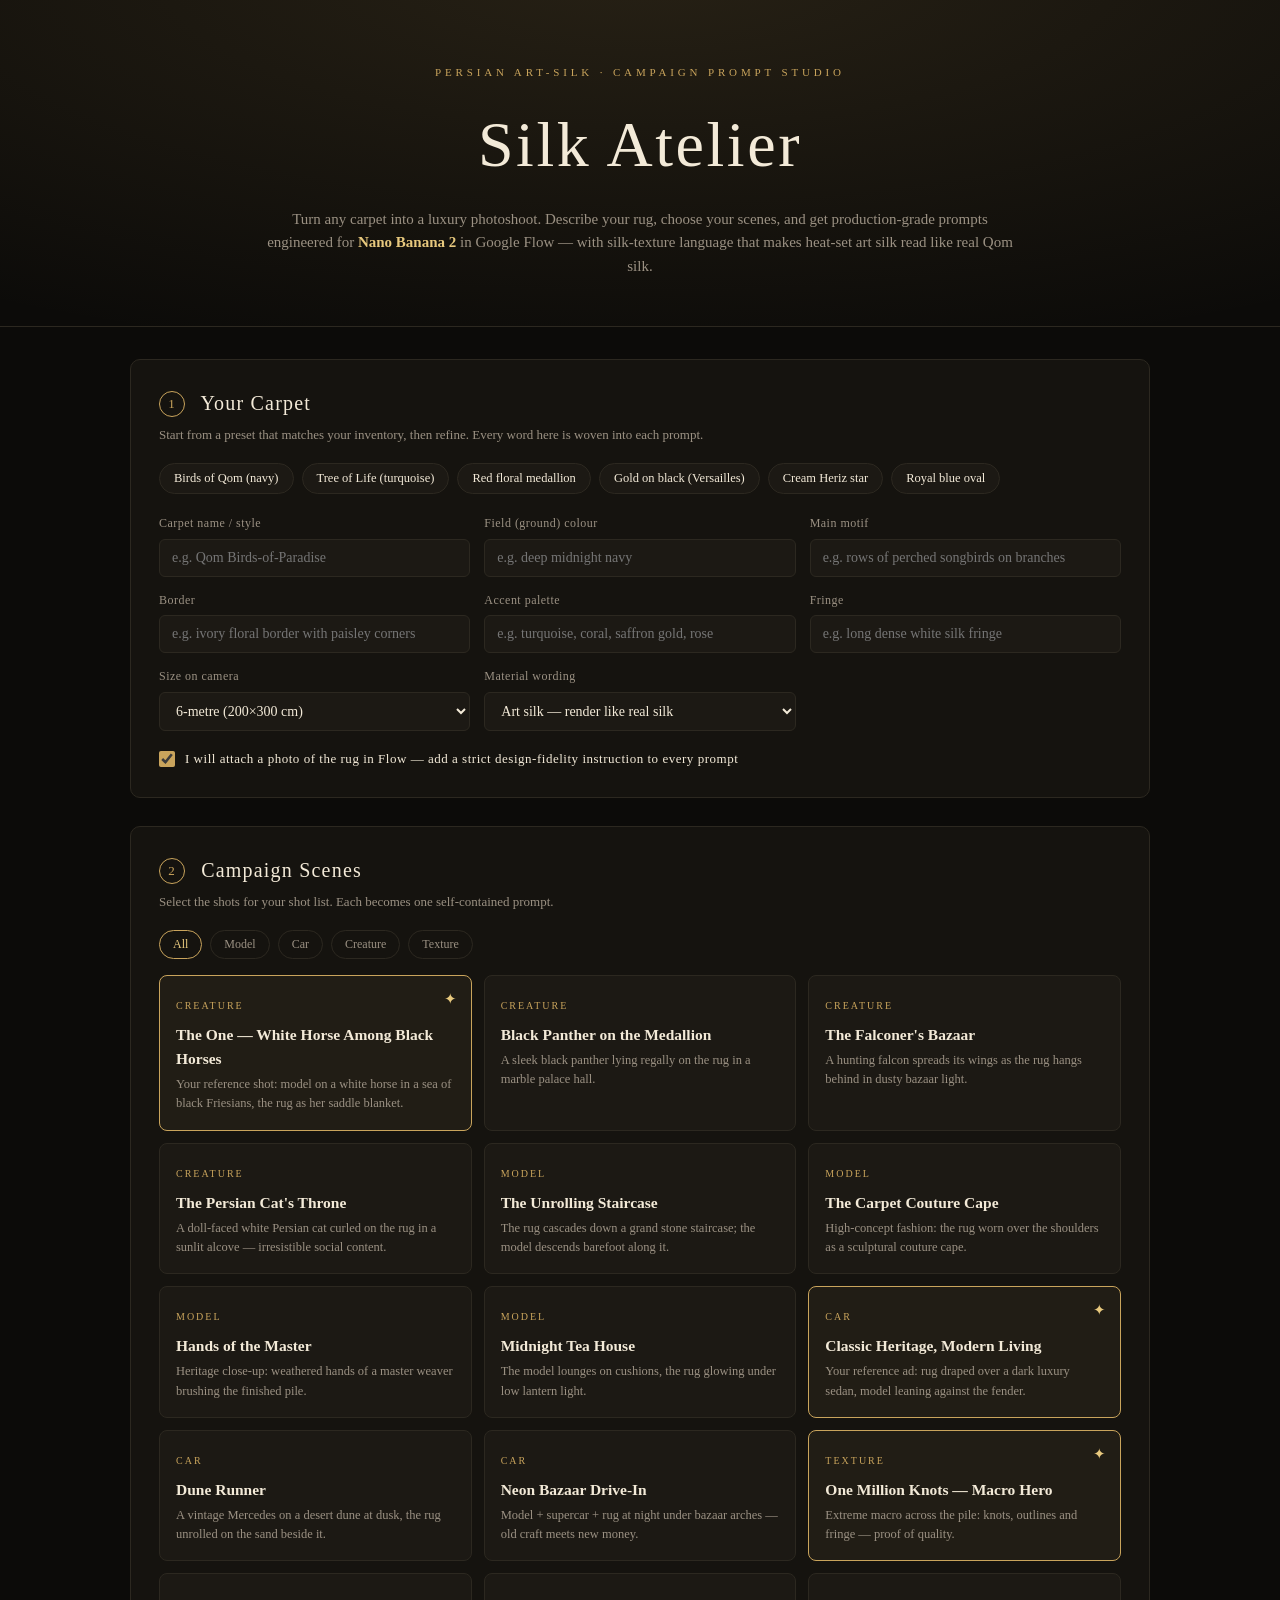
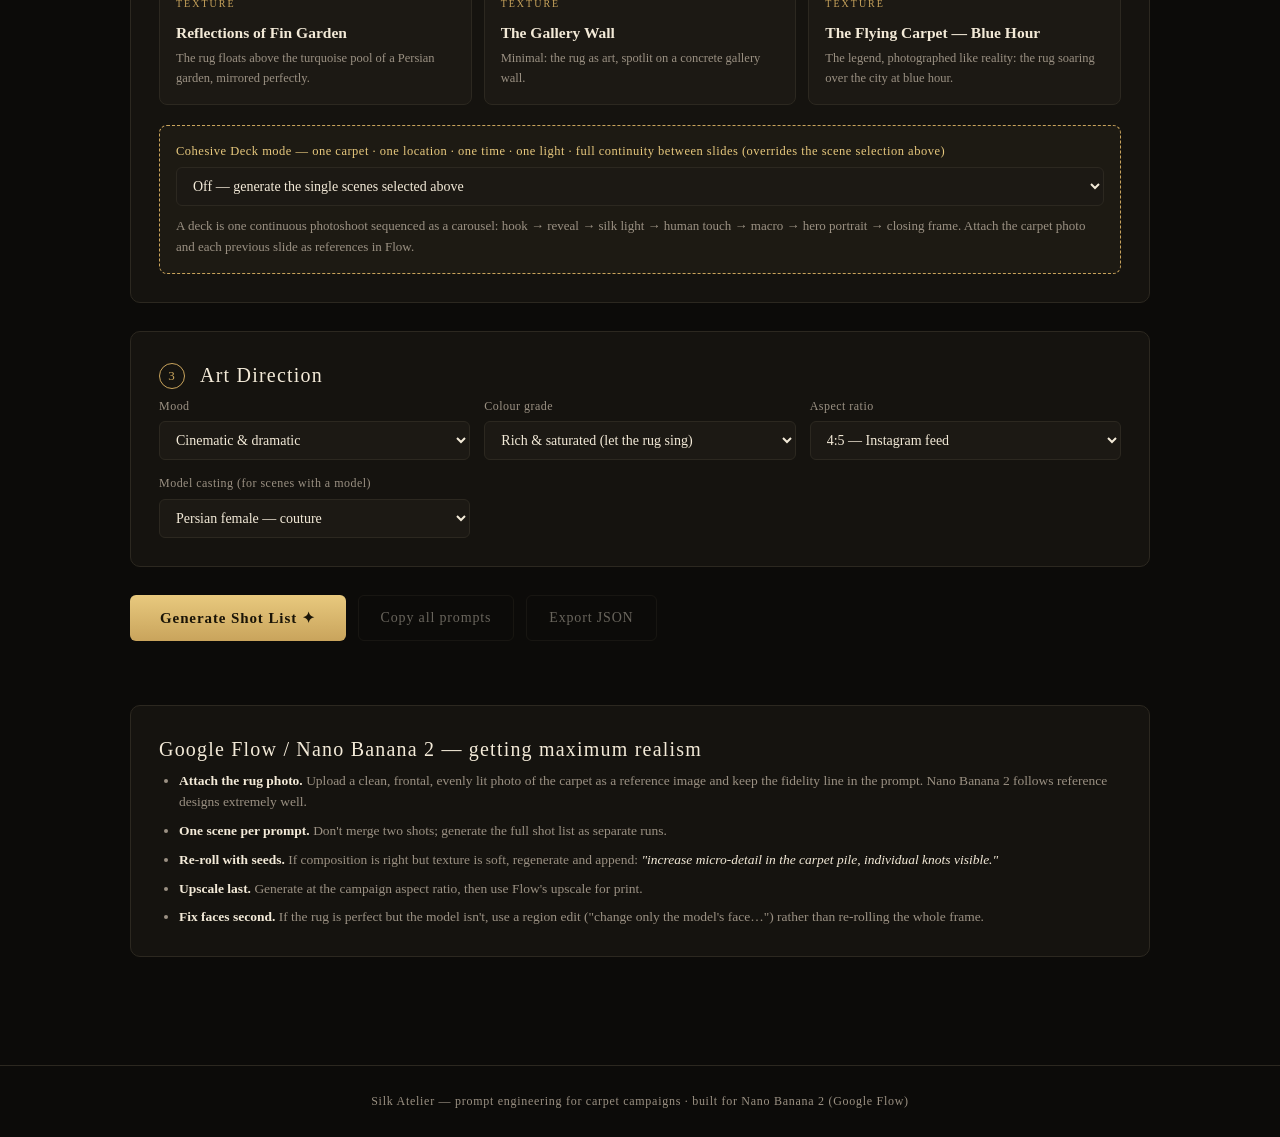
<file: index.html>
<!DOCTYPE html>
<html lang="en">
<head>
<meta charset="UTF-8" />
<meta name="viewport" content="width=device-width, initial-scale=1.0" />
<title>Silk Atelier — Persian Carpet Campaign Prompt Studio for Nano Banana 2</title>
<link rel="stylesheet" href="styles.css" />
</head>
<body>
<header class="hero">
  <div class="hero-inner">
    <p class="kicker">PERSIAN ART-SILK · CAMPAIGN PROMPT STUDIO</p>
    <h1>Silk Atelier</h1>
    <p class="sub">Turn any carpet into a luxury photoshoot. Describe your rug, choose your scenes,
    and get production-grade prompts engineered for <strong>Nano Banana 2</strong> in Google Flow —
    with silk-texture language that makes heat-set art silk read like real Qom silk.</p>
  </div>
</header>

<main>
  <!-- STEP 1 — THE CARPET -->
  <section class="panel" id="carpet-panel">
    <h2><span class="step">1</span> Your Carpet</h2>
    <p class="hint">Start from a preset that matches your inventory, then refine. Every word here is woven into each prompt.</p>

    <div class="presets" id="presets"></div>

    <div class="grid">
      <label>Carpet name / style
        <input id="c-name" placeholder="e.g. Qom Birds-of-Paradise" />
      </label>
      <label>Field (ground) colour
        <input id="c-field" placeholder="e.g. deep midnight navy" />
      </label>
      <label>Main motif
        <input id="c-motif" placeholder="e.g. rows of perched songbirds on branches" />
      </label>
      <label>Border
        <input id="c-border" placeholder="e.g. ivory floral border with paisley corners" />
      </label>
      <label>Accent palette
        <input id="c-palette" placeholder="e.g. turquoise, coral, saffron gold, rose" />
      </label>
      <label>Fringe
        <input id="c-fringe" placeholder="e.g. long dense white silk fringe" />
      </label>
      <label>Size on camera
        <select id="c-size">
          <option value="small prayer-size rug (about 60 × 90 cm)">Small (60×90 cm, poshti)</option>
          <option value="zar-o-nim rug (about 100 × 150 cm)">Zar-o-nim (100×150 cm)</option>
          <option value="six-metre room rug (about 200 × 300 cm)" selected>6-metre (200×300 cm)</option>
          <option value="grand palace-size carpet (about 300 × 400 cm)">Palace (300×400 cm)</option>
        </select>
      </label>
      <label>Material wording
        <select id="c-material">
          <option value="heat-set artificial silk with the optical behaviour of genuine Qom silk" selected>Art silk — render like real silk</option>
          <option value="pure hand-spun Qom silk">Pure silk</option>
          <option value="bamboo silk with a soft satin lustre">Bamboo silk</option>
          <option value="100% acrylic heat-set pile, lint-free, machine-woven with hand-knotted appearance">Acrylic heat-set (machine-made)</option>
        </select>
      </label>
    </div>

    <label class="check">
      <input type="checkbox" id="c-reference" checked />
      I will attach a photo of the rug in Flow — add a strict design-fidelity instruction to every prompt
    </label>
  </section>

  <!-- STEP 2 — THE SCENES -->
  <section class="panel" id="scenes-panel">
    <h2><span class="step">2</span> Campaign Scenes</h2>
    <p class="hint">Select the shots for your shot list. Each becomes one self-contained prompt.</p>
    <div class="scene-filter" id="scene-filter"></div>
    <div class="scenes" id="scenes"></div>

    <div class="deck-box">
      <label>Cohesive Deck mode — one carpet · one location · one time · one light · full continuity between slides (overrides the scene selection above)
        <select id="deck-select">
          <option value="">Off — generate the single scenes selected above</option>
        </select>
      </label>
      <p class="hint">A deck is one continuous photoshoot sequenced as a carousel: hook → reveal → silk light → human touch → macro → hero portrait → closing frame. Attach the carpet photo and each previous slide as references in Flow.</p>
    </div>
  </section>

  <!-- STEP 3 — DIRECTION -->
  <section class="panel" id="direction-panel">
    <h2><span class="step">3</span> Art Direction</h2>
    <div class="grid">
      <label>Mood
        <select id="d-mood">
          <option value="cinematic">Cinematic & dramatic</option>
          <option value="editorial">High-fashion editorial (Vogue-style)</option>
          <option value="heritage">Warm heritage & craftsmanship</option>
          <option value="minimal">Minimal gallery / modern living</option>
          <option value="opulent">Opulent royal Persian</option>
        </select>
      </label>
      <label>Colour grade
        <select id="d-grade">
          <option value="rich">Rich & saturated (let the rug sing)</option>
          <option value="bw-rug">Monochrome scene, full-colour rug</option>
          <option value="golden">Golden-hour warmth</option>
          <option value="cool">Cool desaturated luxury</option>
          <option value="bw">Full black & white</option>
        </select>
      </label>
      <label>Aspect ratio
        <select id="d-aspect">
          <option value="4:5">4:5 — Instagram feed</option>
          <option value="9:16">9:16 — Story / Reel / TikTok</option>
          <option value="3:4">3:4 — Portrait poster</option>
          <option value="16:9">16:9 — Web banner / billboard</option>
          <option value="1:1">1:1 — Square</option>
          <option value="2:3">2:3 — Print</option>
        </select>
      </label>
      <label>Model casting (for scenes with a model)
        <select id="d-model">
          <option value="an elegant Persian female model with long dark hair, sculpted brows and couture make-up">Persian female — couture</option>
          <option value="a confident female model in an oversized black blazer and statement silver earrings">Female — black blazer editorial</option>
          <option value="a distinguished silver-haired man in a tailored charcoal suit">Male — tailored suit</option>
          <option value="an elderly master weaver with kind weathered hands and a quiet proud expression">Master weaver — heritage</option>
          <option value="a stylish young couple in modern neutral fashion">Young couple — modern</option>
        </select>
      </label>
    </div>
  </section>

  <div class="actions">
    <button id="generate" class="btn-gold">Generate Shot List ✦</button>
    <button id="copy-all" class="btn-ghost" disabled>Copy all prompts</button>
    <button id="export-json" class="btn-ghost" disabled>Export JSON</button>
  </div>

  <!-- OUTPUT -->
  <section id="output" class="output"></section>

  <section class="panel tips">
    <h2>Google Flow / Nano Banana 2 — getting maximum realism</h2>
    <ul>
      <li><strong>Attach the rug photo.</strong> Upload a clean, frontal, evenly lit photo of the carpet as a reference image and keep the fidelity line in the prompt. Nano Banana 2 follows reference designs extremely well.</li>
      <li><strong>One scene per prompt.</strong> Don't merge two shots; generate the full shot list as separate runs.</li>
      <li><strong>Re-roll with seeds.</strong> If composition is right but texture is soft, regenerate and append: <em>"increase micro-detail in the carpet pile, individual knots visible."</em></li>
      <li><strong>Upscale last.</strong> Generate at the campaign aspect ratio, then use Flow's upscale for print.</li>
      <li><strong>Fix faces second.</strong> If the rug is perfect but the model isn't, use a region edit ("change only the model's face…") rather than re-rolling the whole frame.</li>
    </ul>
  </section>
</main>

<footer>Silk Atelier — prompt engineering for carpet campaigns · built for Nano Banana 2 (Google Flow)</footer>
<script src="app.js"></script>
</body>
</html>
</file>
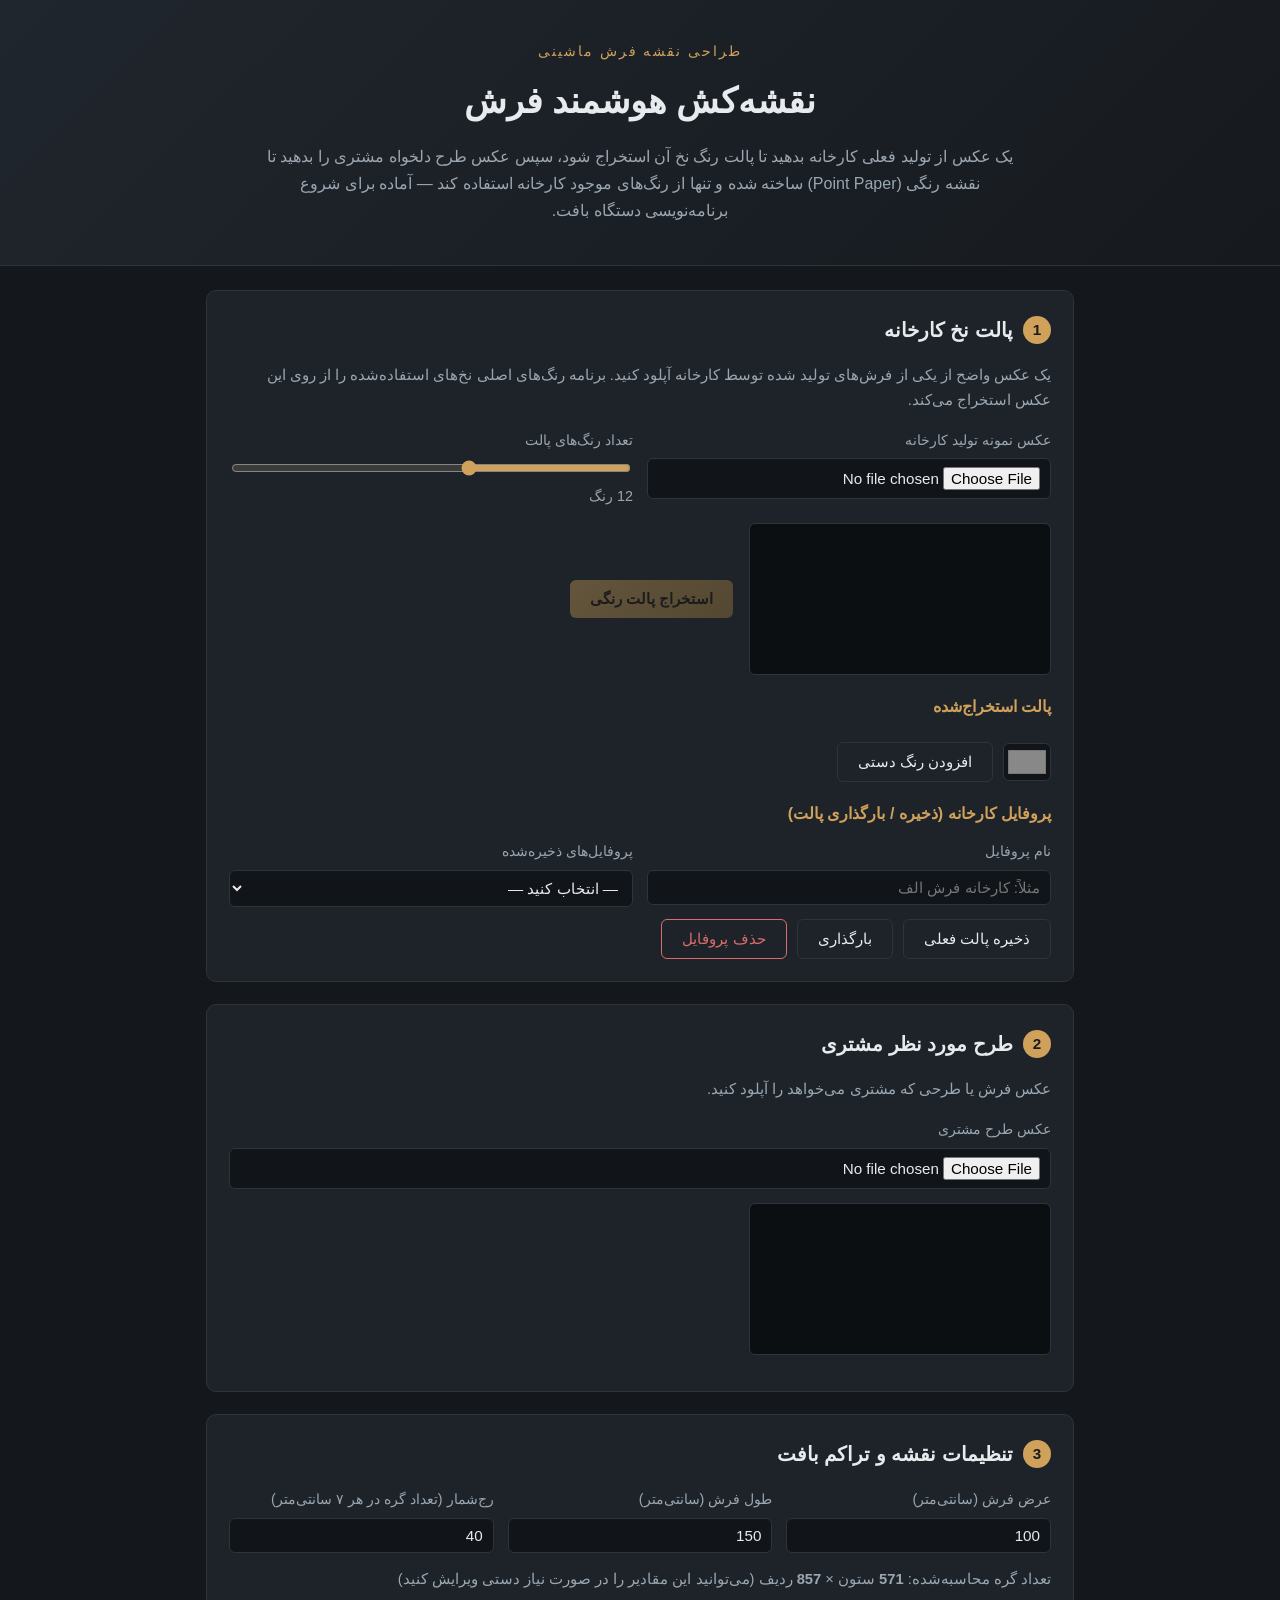
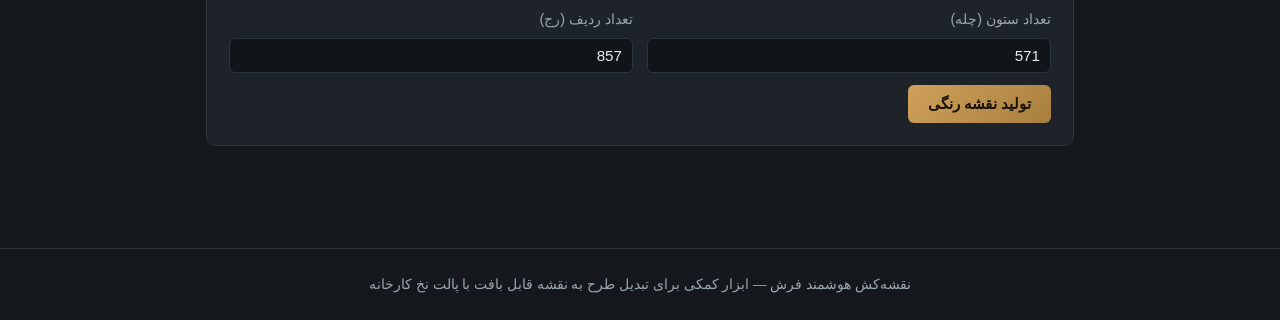
<file: carpet-designer/index.html>
<!DOCTYPE html>
<html lang="fa" dir="rtl">
<head>
<meta charset="UTF-8" />
<meta name="viewport" content="width=device-width, initial-scale=1.0" />
<title>نقشه‌کش هوشمند فرش — تطبیق با پالت نخ کارخانه</title>
<link rel="stylesheet" href="styles.css" />
</head>
<body>
<header class="hero">
  <div class="hero-inner">
    <p class="kicker">طراحی نقشه فرش ماشینی</p>
    <h1>نقشه‌کش هوشمند فرش</h1>
    <p class="sub">یک عکس از تولید فعلی کارخانه بدهید تا پالت رنگ نخ آن استخراج شود، سپس عکس طرح
    دلخواه مشتری را بدهید تا نقشه رنگی (Point Paper) ساخته شده و تنها از رنگ‌های موجود کارخانه
    استفاده کند — آماده برای شروع برنامه‌نویسی دستگاه بافت.</p>
  </div>
</header>

<main>
  <!-- STEP 1 — FACTORY PALETTE -->
  <section class="panel" id="palette-panel">
    <h2><span class="step">1</span> پالت نخ کارخانه</h2>
    <p class="hint">یک عکس واضح از یکی از فرش‌های تولید شده توسط کارخانه آپلود کنید. برنامه رنگ‌های
    اصلی نخ‌های استفاده‌شده را از روی این عکس استخراج می‌کند.</p>

    <div class="grid">
      <label>عکس نمونه تولید کارخانه
        <input type="file" id="factory-image" accept="image/*" />
      </label>
      <label>تعداد رنگ‌های پالت
        <input type="range" id="palette-count" min="4" max="24" value="12" />
        <span id="palette-count-label">12 رنگ</span>
      </label>
    </div>

    <div class="preview-row">
      <canvas id="factory-canvas" class="preview-canvas"></canvas>
      <button id="extract-btn" class="btn-gold" disabled>استخراج پالت رنگی</button>
    </div>

    <div class="palette-section">
      <h3>پالت استخراج‌شده</h3>
      <div class="palette-grid" id="factory-palette"></div>
      <div class="palette-add">
        <input type="color" id="manual-color" value="#888888" />
        <button id="add-color-btn" class="btn-ghost">افزودن رنگ دستی</button>
      </div>
    </div>

    <div class="profile-section">
      <h3>پروفایل کارخانه (ذخیره / بارگذاری پالت)</h3>
      <div class="grid">
        <label>نام پروفایل
          <input type="text" id="profile-name" placeholder="مثلاً: کارخانه فرش الف" />
        </label>
        <label>پروفایل‌های ذخیره‌شده
          <select id="profile-select"><option value="">— انتخاب کنید —</option></select>
        </label>
      </div>
      <div class="actions-inline">
        <button id="save-profile-btn" class="btn-ghost">ذخیره پالت فعلی</button>
        <button id="load-profile-btn" class="btn-ghost">بارگذاری</button>
        <button id="delete-profile-btn" class="btn-ghost danger">حذف پروفایل</button>
      </div>
    </div>
  </section>

  <!-- STEP 2 — CUSTOMER DESIGN -->
  <section class="panel" id="design-panel">
    <h2><span class="step">2</span> طرح مورد نظر مشتری</h2>
    <p class="hint">عکس فرش یا طرحی که مشتری می‌خواهد را آپلود کنید.</p>
    <label>عکس طرح مشتری
      <input type="file" id="design-image" accept="image/*" />
    </label>
    <div class="preview-row">
      <canvas id="design-canvas" class="preview-canvas"></canvas>
    </div>
  </section>

  <!-- STEP 3 — GRID SETTINGS -->
  <section class="panel" id="size-panel">
    <h2><span class="step">3</span> تنظیمات نقشه و تراکم بافت</h2>
    <div class="grid">
      <label>عرض فرش (سانتی‌متر)
        <input type="number" id="size-width" value="100" min="10" />
      </label>
      <label>طول فرش (سانتی‌متر)
        <input type="number" id="size-height" value="150" min="10" />
      </label>
      <label>رج‌شمار (تعداد گره در هر ۷ سانتی‌متر)
        <input type="number" id="size-density" value="40" min="10" max="120" />
      </label>
    </div>
    <p class="hint">
      تعداد گره محاسبه‌شده: <strong id="computed-cols">—</strong> ستون ×
      <strong id="computed-rows">—</strong> ردیف
      (می‌توانید این مقادیر را در صورت نیاز دستی ویرایش کنید)
    </p>
    <div class="grid">
      <label>تعداد ستون (چله)
        <input type="number" id="manual-cols" min="10" max="500" />
      </label>
      <label>تعداد ردیف (رج)
        <input type="number" id="manual-rows" min="10" max="500" />
      </label>
    </div>
    <button id="generate-btn" class="btn-gold">تولید نقشه رنگی</button>
  </section>

  <!-- OUTPUT -->
  <section class="panel" id="output-panel" style="display:none;">
    <h2><span class="step">4</span> نقشه نهایی</h2>
    <p class="hint">برای اصلاح دستی یک خانه، ابتدا روی رنگ مورد نظر در پالت کلیک کنید (به‌عنوان قلم
    فعال) سپس روی خانه‌های نقشه کلیک یا درگ کنید.</p>

    <div class="toolbar">
      <label>زوم
        <input type="range" id="zoom" min="3" max="20" value="8" />
      </label>
      <span id="grid-info"></span>
    </div>

    <div class="palette-grid" id="brush-palette"></div>

    <div class="canvas-wrap">
      <canvas id="map-canvas"></canvas>
    </div>

    <h3>راهنمای رنگ (Legend)</h3>
    <table class="legend-table" id="legend-table">
      <thead><tr><th>کد</th><th>رنگ</th><th>نام</th><th>تعداد گره</th><th>درصد</th></tr></thead>
      <tbody></tbody>
    </table>

    <div class="actions">
      <button id="export-png" class="btn-gold">دانلود تصویر نقشه (PNG)</button>
      <button id="export-csv" class="btn-ghost">دانلود فایل داده (CSV)</button>
      <button id="export-json" class="btn-ghost">دانلود فایل JSON</button>
    </div>
  </section>
</main>

<footer>نقشه‌کش هوشمند فرش — ابزار کمکی برای تبدیل طرح به نقشه قابل بافت با پالت نخ کارخانه</footer>
<script src="app.js"></script>
</body>
</html>
</file>
<file: styles.css>
:root {
  --bg: #0c0b09;
  --panel: #15130f;
  --panel-2: #1c1914;
  --line: #2c2820;
  --gold: #c9a45c;
  --gold-bright: #e8c97e;
  --ivory: #f3ead8;
  --muted: #9b9183;
  --red: #8e2f2f;
}

* { box-sizing: border-box; margin: 0; padding: 0; }

body {
  background: var(--bg);
  color: var(--ivory);
  font-family: "Georgia", "Times New Roman", serif;
  line-height: 1.55;
}

.hero {
  border-bottom: 1px solid var(--line);
  background:
    radial-gradient(1200px 400px at 50% -10%, rgba(201, 164, 92, 0.14), transparent),
    var(--bg);
  text-align: center;
  padding: 64px 20px 48px;
}
.hero-inner { max-width: 760px; margin: 0 auto; }
.kicker {
  letter-spacing: 0.35em;
  font-size: 11px;
  color: var(--gold);
  margin-bottom: 14px;
}
h1 {
  font-size: clamp(40px, 7vw, 64px);
  font-weight: 400;
  letter-spacing: 0.04em;
}
.sub { color: var(--muted); margin-top: 14px; font-size: 15px; }
.sub strong { color: var(--gold-bright); font-weight: 600; }

main { max-width: 1060px; margin: 0 auto; padding: 32px 20px 80px; }

.panel {
  background: var(--panel);
  border: 1px solid var(--line);
  border-radius: 10px;
  padding: 28px;
  margin-bottom: 28px;
}
.panel h2 {
  font-size: 20px;
  font-weight: 400;
  letter-spacing: 0.06em;
  margin-bottom: 6px;
}
.step {
  display: inline-flex;
  width: 26px; height: 26px;
  align-items: center; justify-content: center;
  border: 1px solid var(--gold);
  border-radius: 50%;
  color: var(--gold);
  font-size: 13px;
  margin-right: 10px;
  vertical-align: 2px;
}
.hint { color: var(--muted); font-size: 13px; margin-bottom: 18px; }

.presets { display: flex; flex-wrap: wrap; gap: 8px; margin-bottom: 20px; }
.preset {
  border: 1px solid var(--line);
  background: var(--panel-2);
  color: var(--ivory);
  border-radius: 999px;
  padding: 7px 14px;
  font-size: 12.5px;
  cursor: pointer;
  font-family: inherit;
  transition: border-color 0.15s, color 0.15s;
}
.preset:hover { border-color: var(--gold); }
.preset.active { border-color: var(--gold); color: var(--gold-bright); }

.grid {
  display: grid;
  grid-template-columns: repeat(auto-fill, minmax(240px, 1fr));
  gap: 14px;
}
label { display: flex; flex-direction: column; gap: 6px; font-size: 12px; color: var(--muted); letter-spacing: 0.04em; }
input, select {
  background: var(--panel-2);
  border: 1px solid var(--line);
  color: var(--ivory);
  border-radius: 6px;
  padding: 10px 12px;
  font-size: 14px;
  font-family: inherit;
}
input:focus, select:focus { outline: none; border-color: var(--gold); }

.check {
  flex-direction: row;
  align-items: center;
  gap: 10px;
  margin-top: 18px;
  font-size: 13px;
  color: var(--ivory);
  cursor: pointer;
}
.check input { width: 16px; height: 16px; accent-color: var(--gold); }

.scene-filter { display: flex; flex-wrap: wrap; gap: 8px; margin-bottom: 16px; }
.scene-filter button {
  background: none;
  border: 1px solid var(--line);
  color: var(--muted);
  border-radius: 999px;
  padding: 6px 13px;
  font-size: 12px;
  cursor: pointer;
  font-family: inherit;
}
.scene-filter button.active { border-color: var(--gold); color: var(--gold-bright); }

.scenes { display: grid; grid-template-columns: repeat(auto-fill, minmax(290px, 1fr)); gap: 12px; }
.scene {
  border: 1px solid var(--line);
  background: var(--panel-2);
  border-radius: 8px;
  padding: 16px;
  cursor: pointer;
  transition: border-color 0.15s, background 0.15s;
  position: relative;
}
.scene:hover { border-color: #4a4234; }
.scene.selected { border-color: var(--gold); background: #211d15; }
.scene .tag {
  font-size: 10px;
  letter-spacing: 0.2em;
  color: var(--gold);
  text-transform: uppercase;
}
.scene h3 { font-size: 15.5px; font-weight: 600; margin: 6px 0 4px; }
.scene p { font-size: 12.5px; color: var(--muted); }
.scene .tick {
  position: absolute; top: 12px; right: 14px;
  color: var(--gold-bright); font-size: 15px;
  opacity: 0; transition: opacity 0.15s;
}
.scene.selected .tick { opacity: 1; }

.deck-box {
  margin-top: 20px;
  border: 1px dashed var(--gold);
  border-radius: 8px;
  padding: 16px;
  background: rgba(201, 164, 92, 0.05);
}
.deck-box label { color: var(--gold-bright); font-size: 12.5px; }
.deck-box .hint { margin: 10px 0 0; }

.actions { display: flex; gap: 12px; flex-wrap: wrap; margin: 4px 0 28px; }
.btn-gold, .btn-ghost, .copy-btn {
  font-family: inherit;
  border-radius: 6px;
  cursor: pointer;
  letter-spacing: 0.06em;
}
.btn-gold {
  background: linear-gradient(180deg, var(--gold-bright), var(--gold));
  color: #1a1407;
  border: none;
  padding: 14px 30px;
  font-size: 15px;
  font-weight: 600;
}
.btn-gold:hover { filter: brightness(1.06); }
.btn-ghost {
  background: none;
  border: 1px solid var(--line);
  color: var(--ivory);
  padding: 14px 22px;
  font-size: 14px;
}
.btn-ghost:not(:disabled):hover { border-color: var(--gold); }
.btn-ghost:disabled { opacity: 0.4; cursor: not-allowed; }

.output { display: flex; flex-direction: column; gap: 18px; margin-bottom: 36px; }
.prompt-card {
  border: 1px solid var(--line);
  border-left: 3px solid var(--gold);
  background: var(--panel);
  border-radius: 8px;
  padding: 22px;
}
.prompt-card header {
  display: flex; justify-content: space-between; align-items: baseline;
  gap: 12px; margin-bottom: 10px;
  border: none; background: none; padding: 0;
}
.prompt-card h3 { font-size: 16px; font-weight: 600; }
.prompt-card .meta { font-size: 11.5px; color: var(--muted); letter-spacing: 0.08em; }
.prompt-card pre {
  white-space: pre-wrap;
  font-family: "SF Mono", "Consolas", monospace;
  font-size: 12.8px;
  line-height: 1.65;
  color: #ddd3bd;
  background: var(--panel-2);
  border: 1px solid var(--line);
  border-radius: 6px;
  padding: 16px;
}
.copy-btn {
  margin-top: 10px;
  background: none;
  border: 1px solid var(--gold);
  color: var(--gold-bright);
  padding: 8px 18px;
  font-size: 12.5px;
}
.copy-btn:hover { background: rgba(201, 164, 92, 0.1); }

.tips ul { padding-left: 20px; display: flex; flex-direction: column; gap: 8px; font-size: 13.5px; color: var(--muted); }
.tips strong, .tips em { color: var(--ivory); }

footer {
  border-top: 1px solid var(--line);
  text-align: center;
  color: var(--muted);
  font-size: 12px;
  padding: 26px;
  letter-spacing: 0.06em;
}
</file>
<file: carpet-designer/styles.css>
:root {
  --bg: #14181c;
  --panel: #1d2329;
  --panel-border: #2c343c;
  --text: #e8ebee;
  --muted: #9aa6b1;
  --gold: #cfa15a;
  --gold-dark: #a87f3f;
  --accent: #4f8ff0;
  --danger: #d96c6c;
  --radius: 10px;
}

* { box-sizing: border-box; }

body {
  margin: 0;
  font-family: "Vazirmatn", "Segoe UI", Tahoma, sans-serif;
  background: var(--bg);
  color: var(--text);
  line-height: 1.7;
}

.hero {
  background: linear-gradient(135deg, #20262d, #161a1f);
  border-bottom: 1px solid var(--panel-border);
  padding: 40px 20px;
  text-align: center;
}
.hero-inner { max-width: 760px; margin: 0 auto; }
.kicker {
  letter-spacing: 2px;
  color: var(--gold);
  font-size: 0.85rem;
  text-transform: none;
  margin: 0 0 8px;
}
.hero h1 { margin: 0 0 12px; font-size: 2.2rem; }
.hero .sub { color: var(--muted); margin: 0; }

main {
  max-width: 900px;
  margin: 0 auto;
  padding: 24px 16px 80px;
}

.panel {
  background: var(--panel);
  border: 1px solid var(--panel-border);
  border-radius: var(--radius);
  padding: 22px;
  margin-bottom: 22px;
}

.panel h2 {
  margin-top: 0;
  display: flex;
  align-items: center;
  gap: 10px;
  font-size: 1.25rem;
}

.step {
  display: inline-flex;
  align-items: center;
  justify-content: center;
  width: 28px;
  height: 28px;
  border-radius: 50%;
  background: var(--gold);
  color: #1a1a1a;
  font-weight: bold;
  font-size: 0.95rem;
}

.hint { color: var(--muted); font-size: 0.92rem; }

.grid {
  display: grid;
  grid-template-columns: repeat(auto-fit, minmax(220px, 1fr));
  gap: 14px;
  margin: 12px 0;
}

label {
  display: flex;
  flex-direction: column;
  gap: 6px;
  font-size: 0.9rem;
  color: var(--muted);
}

input[type="text"],
input[type="number"],
input[type="file"],
select {
  background: #11151a;
  border: 1px solid var(--panel-border);
  border-radius: 6px;
  padding: 8px 10px;
  color: var(--text);
  font-size: 0.95rem;
}

input[type="range"] { accent-color: var(--gold); }
input[type="color"] {
  width: 48px;
  height: 38px;
  padding: 2px;
  border-radius: 6px;
  border: 1px solid var(--panel-border);
  background: #11151a;
  cursor: pointer;
}

.preview-row {
  display: flex;
  align-items: center;
  gap: 16px;
  flex-wrap: wrap;
  margin: 14px 0;
}

.preview-canvas {
  max-width: 100%;
  max-height: 280px;
  border: 1px solid var(--panel-border);
  border-radius: 6px;
  background: #0c0f12;
}

.palette-section, .profile-section { margin-top: 18px; }
.palette-section h3, .profile-section h3 {
  font-size: 1rem;
  margin: 0 0 10px;
  color: var(--gold);
}

.palette-grid {
  display: flex;
  flex-wrap: wrap;
  gap: 10px;
  margin-bottom: 12px;
}

.swatch {
  display: flex;
  flex-direction: column;
  align-items: center;
  gap: 4px;
  width: 84px;
  cursor: pointer;
  border: 2px solid transparent;
  border-radius: 8px;
  padding: 4px;
  transition: border-color .15s;
}
.swatch.active { border-color: var(--gold); }
.swatch .color-box {
  width: 100%;
  height: 40px;
  border-radius: 6px;
  border: 1px solid rgba(255,255,255,0.15);
}
.swatch input[type="text"] {
  width: 100%;
  font-size: 0.72rem;
  padding: 3px 4px;
  text-align: center;
}
.swatch .hex { font-size: 0.7rem; color: var(--muted); font-family: monospace; }
.swatch .remove {
  font-size: 0.7rem;
  color: var(--danger);
  background: none;
  border: none;
  cursor: pointer;
  padding: 0;
}

.palette-add { display: flex; align-items: center; gap: 10px; }

.actions-inline { display: flex; gap: 10px; flex-wrap: wrap; }

.btn-gold, .btn-ghost {
  border: none;
  border-radius: 6px;
  padding: 10px 20px;
  font-size: 0.95rem;
  cursor: pointer;
  transition: opacity .15s;
}
.btn-gold {
  background: linear-gradient(135deg, var(--gold), var(--gold-dark));
  color: #1a1208;
  font-weight: bold;
}
.btn-ghost {
  background: transparent;
  border: 1px solid var(--panel-border);
  color: var(--text);
}
.btn-ghost.danger { color: var(--danger); border-color: var(--danger); }
.btn-gold:disabled, .btn-ghost:disabled { opacity: 0.4; cursor: not-allowed; }
.btn-gold:hover:not(:disabled), .btn-ghost:hover:not(:disabled) { opacity: 0.85; }

.toolbar {
  display: flex;
  align-items: center;
  gap: 18px;
  margin-bottom: 12px;
  flex-wrap: wrap;
}
.toolbar label { flex-direction: row; align-items: center; gap: 8px; }
#grid-info { color: var(--muted); font-size: 0.85rem; }

.canvas-wrap {
  overflow: auto;
  border: 1px solid var(--panel-border);
  border-radius: 6px;
  background: #0c0f12;
  max-height: 600px;
  margin-bottom: 18px;
}
#map-canvas { display: block; image-rendering: pixelated; cursor: crosshair; }

.legend-table {
  width: 100%;
  border-collapse: collapse;
  font-size: 0.88rem;
  margin-bottom: 10px;
}
.legend-table th, .legend-table td {
  border: 1px solid var(--panel-border);
  padding: 6px 10px;
  text-align: center;
}
.legend-table th { background: #11151a; color: var(--gold); }
.legend-swatch {
  display: inline-block;
  width: 22px;
  height: 22px;
  border-radius: 4px;
  border: 1px solid rgba(255,255,255,0.15);
  vertical-align: middle;
}

.actions {
  display: flex;
  gap: 12px;
  flex-wrap: wrap;
  margin-top: 16px;
}

footer {
  text-align: center;
  color: var(--muted);
  font-size: 0.85rem;
  padding: 24px;
  border-top: 1px solid var(--panel-border);
}
</file>
